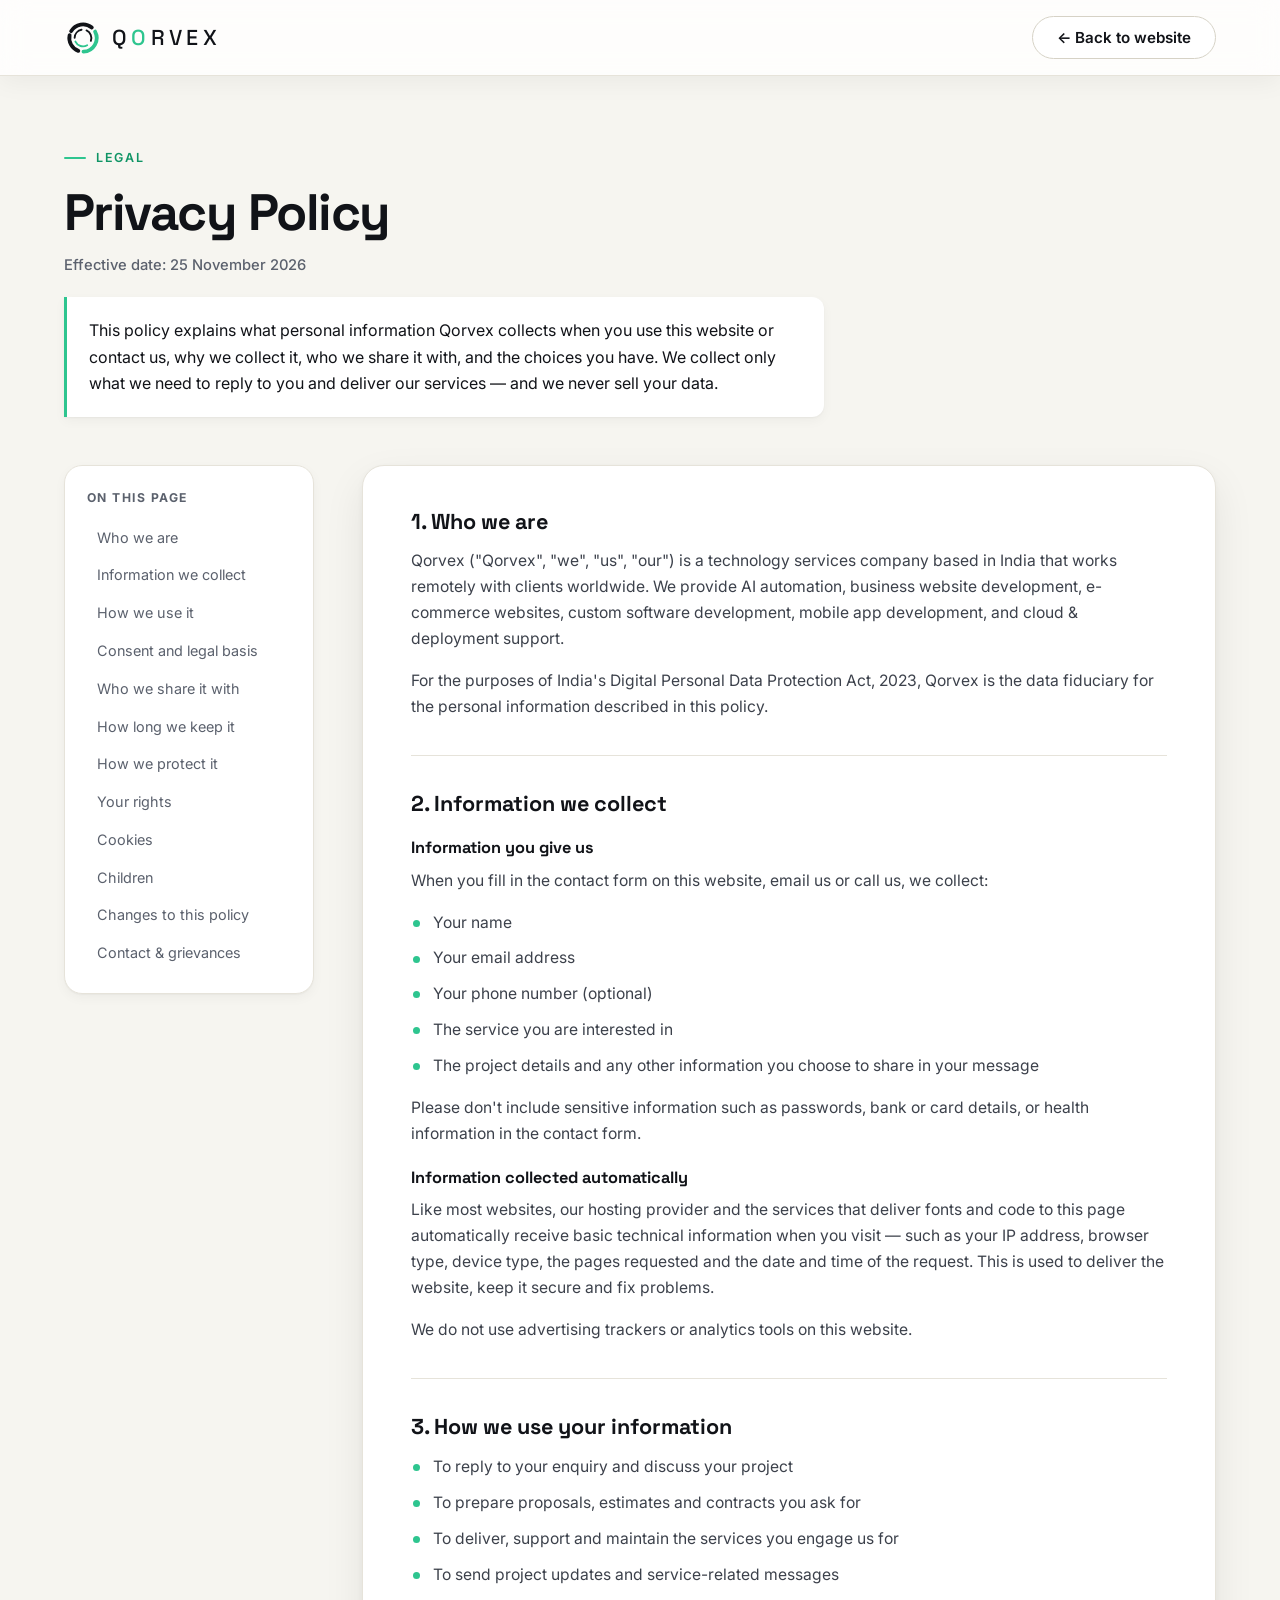
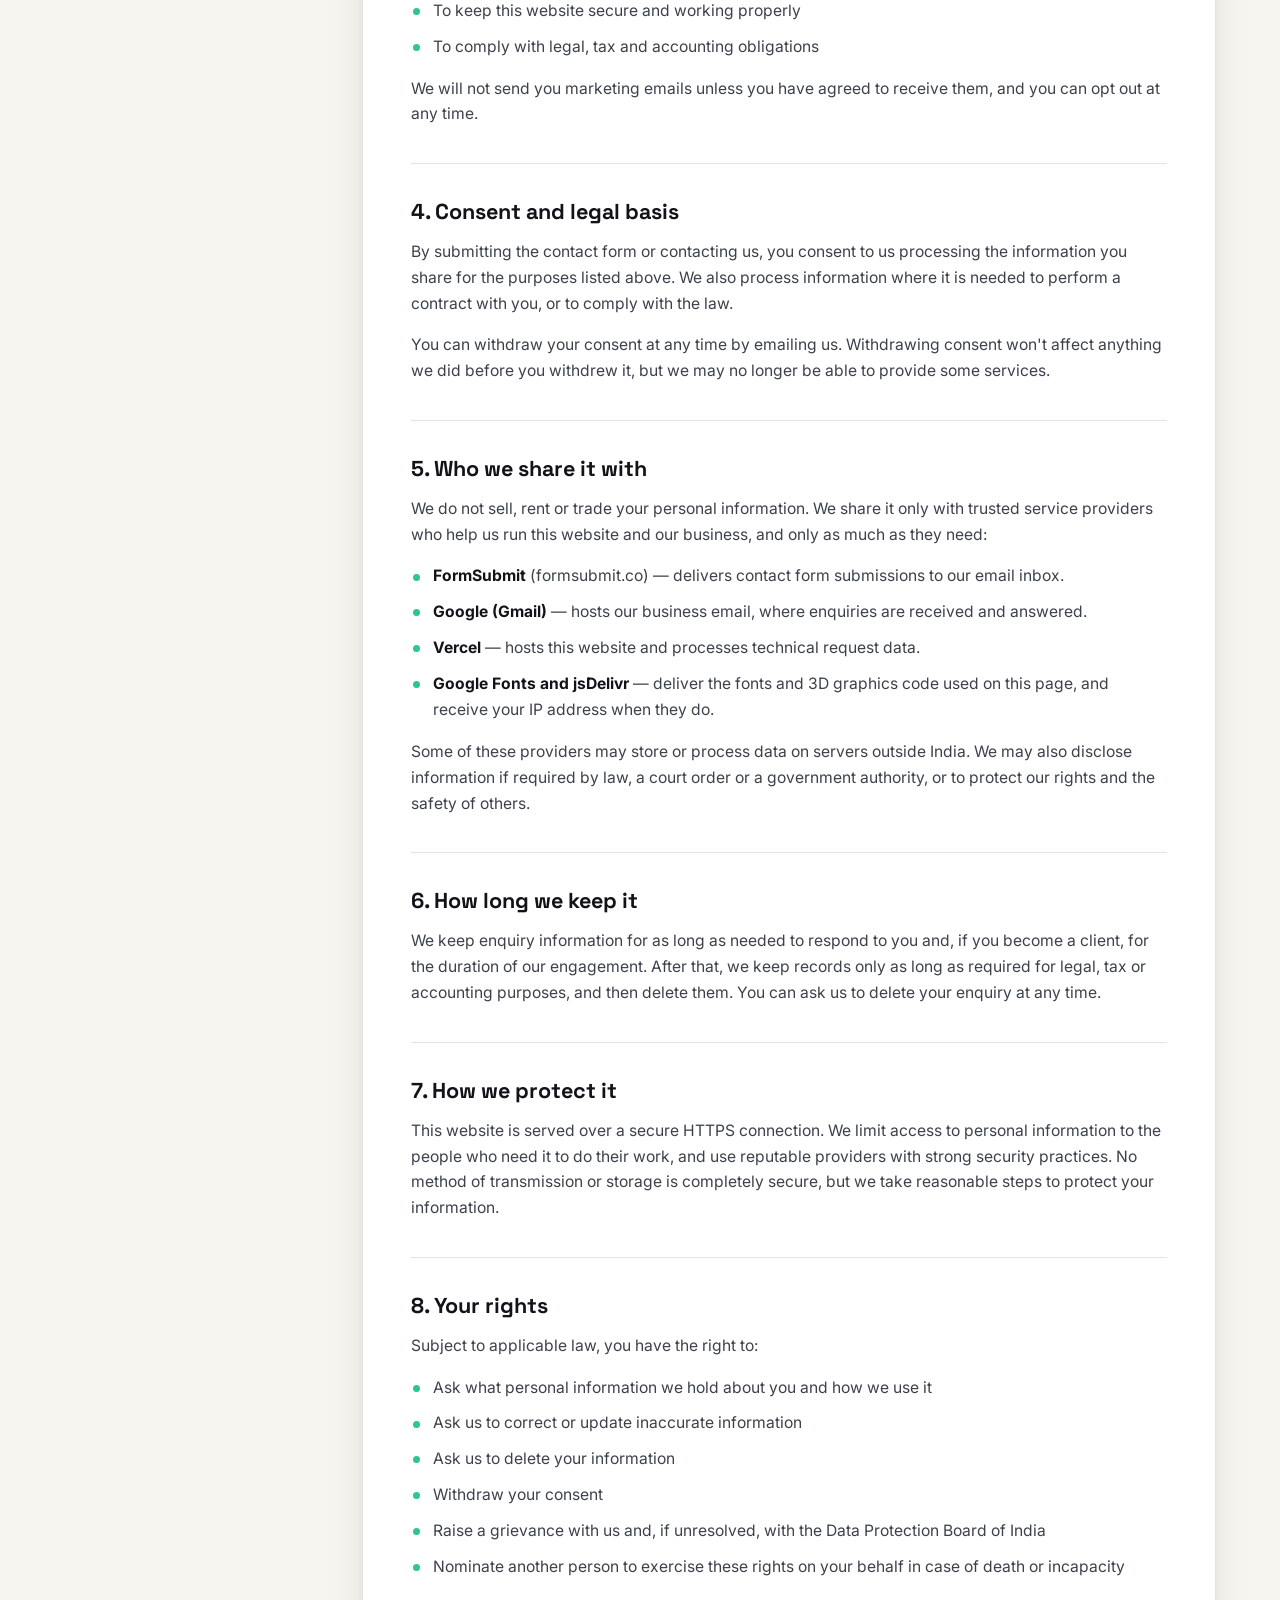
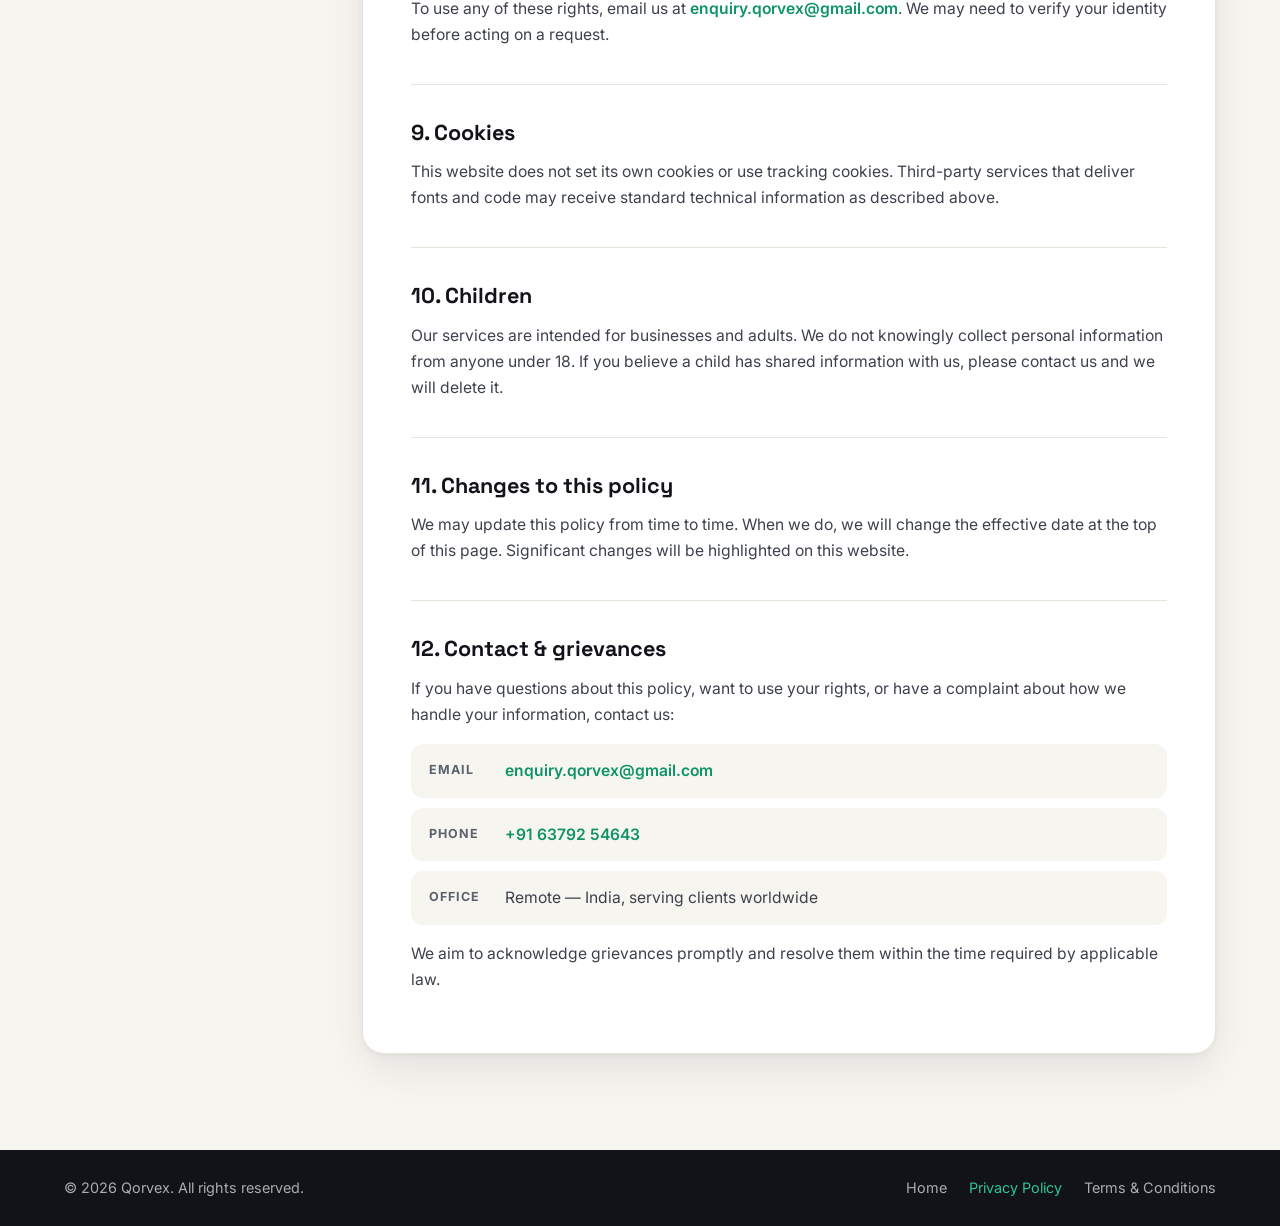
<file: privacy.html>
<!DOCTYPE html>
<html lang="en">
<head>
  <meta charset="UTF-8" />
  <meta name="viewport" content="width=device-width, initial-scale=1.0" />
  <title>Privacy Policy — Qorvex</title>
  <meta name="description" content="How Qorvex collects, uses and protects personal information shared through this website." />
  <link rel="canonical" href="https://qorvex-tau.vercel.app/privacy.html" />
  <meta name="robots" content="index, follow" />
  <meta name="theme-color" content="#f6f5f0" />
  <meta property="og:type" content="website" />
  <meta property="og:site_name" content="Qorvex" />
  <meta property="og:title" content="Privacy Policy — Qorvex" />
  <meta property="og:url" content="https://qorvex-tau.vercel.app/privacy.html" />
  <meta property="og:image" content="https://qorvex-tau.vercel.app/assets/img/og-image.png" />
  <link rel="icon" href="assets/img/favicon.svg" type="image/svg+xml" />
  <link rel="apple-touch-icon" href="assets/img/apple-touch-icon.png" />
  <link rel="preconnect" href="https://fonts.googleapis.com" />
  <link rel="preconnect" href="https://fonts.gstatic.com" crossorigin />
  <link href="https://fonts.googleapis.com/css2?family=Inter:wght@400;500;600;700&family=Space+Grotesk:wght@500;600;700&display=swap" rel="stylesheet" />
  <link rel="stylesheet" href="assets/css/styles.css" />
</head>
<body class="legal-page">
  <header class="header is-scrolled">
    <div class="container header__inner">
      <a href="index.html" class="logo" aria-label="Qorvex home">
        <svg class="logo__mark" viewBox="0 0 100 100" aria-hidden="true">
          <g fill="none" stroke-linecap="round">
            <path d="M18.82 32.00A36 36 0 0 1 73.14 22.42" stroke="currentColor" stroke-width="10" />
            <path d="M37.69 83.83A36 36 0 0 1 14.79 42.52" stroke="currentColor" stroke-width="10" />
            <path d="M81.79 33.10A36 36 0 0 1 51.26 85.98" stroke="var(--brand)" stroke-width="10" />
            <path d="M59.30 30.06A22 22 0 0 1 70.67 57.52" stroke="currentColor" stroke-width="5" />
            <path d="M61.00 69.05A22 22 0 0 1 30.06 59.30" stroke="var(--brand)" stroke-width="5" />
            <path d="M28.01 49.23A22 22 0 0 1 46.18 28.33" stroke="currentColor" stroke-width="5" />
          </g>
        </svg>
        <span class="logo__text">Q<span class="logo__o">O</span>RVEX</span>
      </a>
      <a href="index.html" class="btn btn--outline">← Back to website</a>
    </div>
  </header>

  <main class="legal">
    <div class="container">
      <div class="legal__head">
        <span class="eyebrow">Legal</span>
        <h1>Privacy Policy</h1>
        <p class="legal__meta">Effective date: 25 November 2026</p>
        <p class="legal__summary">This policy explains what personal information Qorvex collects when you use this website or contact us, why we collect it, who we share it with, and the choices you have. We collect only what we need to reply to you and deliver our services — and we never sell your data.</p>
      </div>

      <div class="legal__layout">
        <nav class="legal__toc" aria-label="On this page">
          <p>On this page</p>
          <ol>
            <li><a href="#who">Who we are</a></li>
            <li><a href="#collect">Information we collect</a></li>
            <li><a href="#use">How we use it</a></li>
            <li><a href="#basis">Consent and legal basis</a></li>
            <li><a href="#share">Who we share it with</a></li>
            <li><a href="#retention">How long we keep it</a></li>
            <li><a href="#security">How we protect it</a></li>
            <li><a href="#rights">Your rights</a></li>
            <li><a href="#cookies">Cookies</a></li>
            <li><a href="#children">Children</a></li>
            <li><a href="#changes">Changes to this policy</a></li>
            <li><a href="#contact">Contact &amp; grievances</a></li>
          </ol>
        </nav>

        <article class="legal__body">
          <section id="who">
            <h2>1. Who we are</h2>
            <p>Qorvex ("Qorvex", "we", "us", "our") is a technology services company based in India that works remotely with clients worldwide. We provide AI automation, business website development, e-commerce websites, custom software development, mobile app development, and cloud &amp; deployment support.</p>
            <p>For the purposes of India's Digital Personal Data Protection Act, 2023, Qorvex is the data fiduciary for the personal information described in this policy.</p>
          </section>

          <section id="collect">
            <h2>2. Information we collect</h2>
            <h3>Information you give us</h3>
            <p>When you fill in the contact form on this website, email us or call us, we collect:</p>
            <ul>
              <li>Your name</li>
              <li>Your email address</li>
              <li>Your phone number (optional)</li>
              <li>The service you are interested in</li>
              <li>The project details and any other information you choose to share in your message</li>
            </ul>
            <p>Please don't include sensitive information such as passwords, bank or card details, or health information in the contact form.</p>
            <h3>Information collected automatically</h3>
            <p>Like most websites, our hosting provider and the services that deliver fonts and code to this page automatically receive basic technical information when you visit — such as your IP address, browser type, device type, the pages requested and the date and time of the request. This is used to deliver the website, keep it secure and fix problems.</p>
            <p>We do not use advertising trackers or analytics tools on this website.</p>
          </section>

          <section id="use">
            <h2>3. How we use your information</h2>
            <ul>
              <li>To reply to your enquiry and discuss your project</li>
              <li>To prepare proposals, estimates and contracts you ask for</li>
              <li>To deliver, support and maintain the services you engage us for</li>
              <li>To send project updates and service-related messages</li>
              <li>To keep this website secure and working properly</li>
              <li>To comply with legal, tax and accounting obligations</li>
            </ul>
            <p>We will not send you marketing emails unless you have agreed to receive them, and you can opt out at any time.</p>
          </section>

          <section id="basis">
            <h2>4. Consent and legal basis</h2>
            <p>By submitting the contact form or contacting us, you consent to us processing the information you share for the purposes listed above. We also process information where it is needed to perform a contract with you, or to comply with the law.</p>
            <p>You can withdraw your consent at any time by emailing us. Withdrawing consent won't affect anything we did before you withdrew it, but we may no longer be able to provide some services.</p>
          </section>

          <section id="share">
            <h2>5. Who we share it with</h2>
            <p>We do not sell, rent or trade your personal information. We share it only with trusted service providers who help us run this website and our business, and only as much as they need:</p>
            <ul>
              <li><strong>FormSubmit</strong> (formsubmit.co) — delivers contact form submissions to our email inbox.</li>
              <li><strong>Google (Gmail)</strong> — hosts our business email, where enquiries are received and answered.</li>
              <li><strong>Vercel</strong> — hosts this website and processes technical request data.</li>
              <li><strong>Google Fonts and jsDelivr</strong> — deliver the fonts and 3D graphics code used on this page, and receive your IP address when they do.</li>
            </ul>
            <p>Some of these providers may store or process data on servers outside India. We may also disclose information if required by law, a court order or a government authority, or to protect our rights and the safety of others.</p>
          </section>

          <section id="retention">
            <h2>6. How long we keep it</h2>
            <p>We keep enquiry information for as long as needed to respond to you and, if you become a client, for the duration of our engagement. After that, we keep records only as long as required for legal, tax or accounting purposes, and then delete them. You can ask us to delete your enquiry at any time.</p>
          </section>

          <section id="security">
            <h2>7. How we protect it</h2>
            <p>This website is served over a secure HTTPS connection. We limit access to personal information to the people who need it to do their work, and use reputable providers with strong security practices. No method of transmission or storage is completely secure, but we take reasonable steps to protect your information.</p>
          </section>

          <section id="rights">
            <h2>8. Your rights</h2>
            <p>Subject to applicable law, you have the right to:</p>
            <ul>
              <li>Ask what personal information we hold about you and how we use it</li>
              <li>Ask us to correct or update inaccurate information</li>
              <li>Ask us to delete your information</li>
              <li>Withdraw your consent</li>
              <li>Raise a grievance with us and, if unresolved, with the Data Protection Board of India</li>
              <li>Nominate another person to exercise these rights on your behalf in case of death or incapacity</li>
            </ul>
            <p>To use any of these rights, email us at <a href="mailto:enquiry.qorvex@gmail.com">enquiry.qorvex@gmail.com</a>. We may need to verify your identity before acting on a request.</p>
          </section>

          <section id="cookies">
            <h2>9. Cookies</h2>
            <p>This website does not set its own cookies or use tracking cookies. Third-party services that deliver fonts and code may receive standard technical information as described above.</p>
          </section>

          <section id="children">
            <h2>10. Children</h2>
            <p>Our services are intended for businesses and adults. We do not knowingly collect personal information from anyone under 18. If you believe a child has shared information with us, please contact us and we will delete it.</p>
          </section>

          <section id="changes">
            <h2>11. Changes to this policy</h2>
            <p>We may update this policy from time to time. When we do, we will change the effective date at the top of this page. Significant changes will be highlighted on this website.</p>
          </section>

          <section id="contact">
            <h2>12. Contact &amp; grievances</h2>
            <p>If you have questions about this policy, want to use your rights, or have a complaint about how we handle your information, contact us:</p>
            <ul class="legal__contact">
              <li><span>Email</span><a href="mailto:enquiry.qorvex@gmail.com">enquiry.qorvex@gmail.com</a></li>
              <li><span>Phone</span><a href="tel:+916379254643">+91 63792 54643</a></li>
              <li><span>Office</span>Remote — India, serving clients worldwide</li>
            </ul>
            <p>We aim to acknowledge grievances promptly and resolve them within the time required by applicable law.</p>
          </section>
        </article>
      </div>
    </div>
  </main>

  <footer class="legal-footer">
    <div class="container legal-footer__inner">
      <p>&copy; 2026 Qorvex. All rights reserved.</p>
      <nav aria-label="Legal">
        <a href="index.html">Home</a>
        <a href="privacy.html" aria-current="page">Privacy Policy</a>
        <a href="terms.html">Terms &amp; Conditions</a>
      </nav>
    </div>
  </footer>
</body>
</html>
</file>
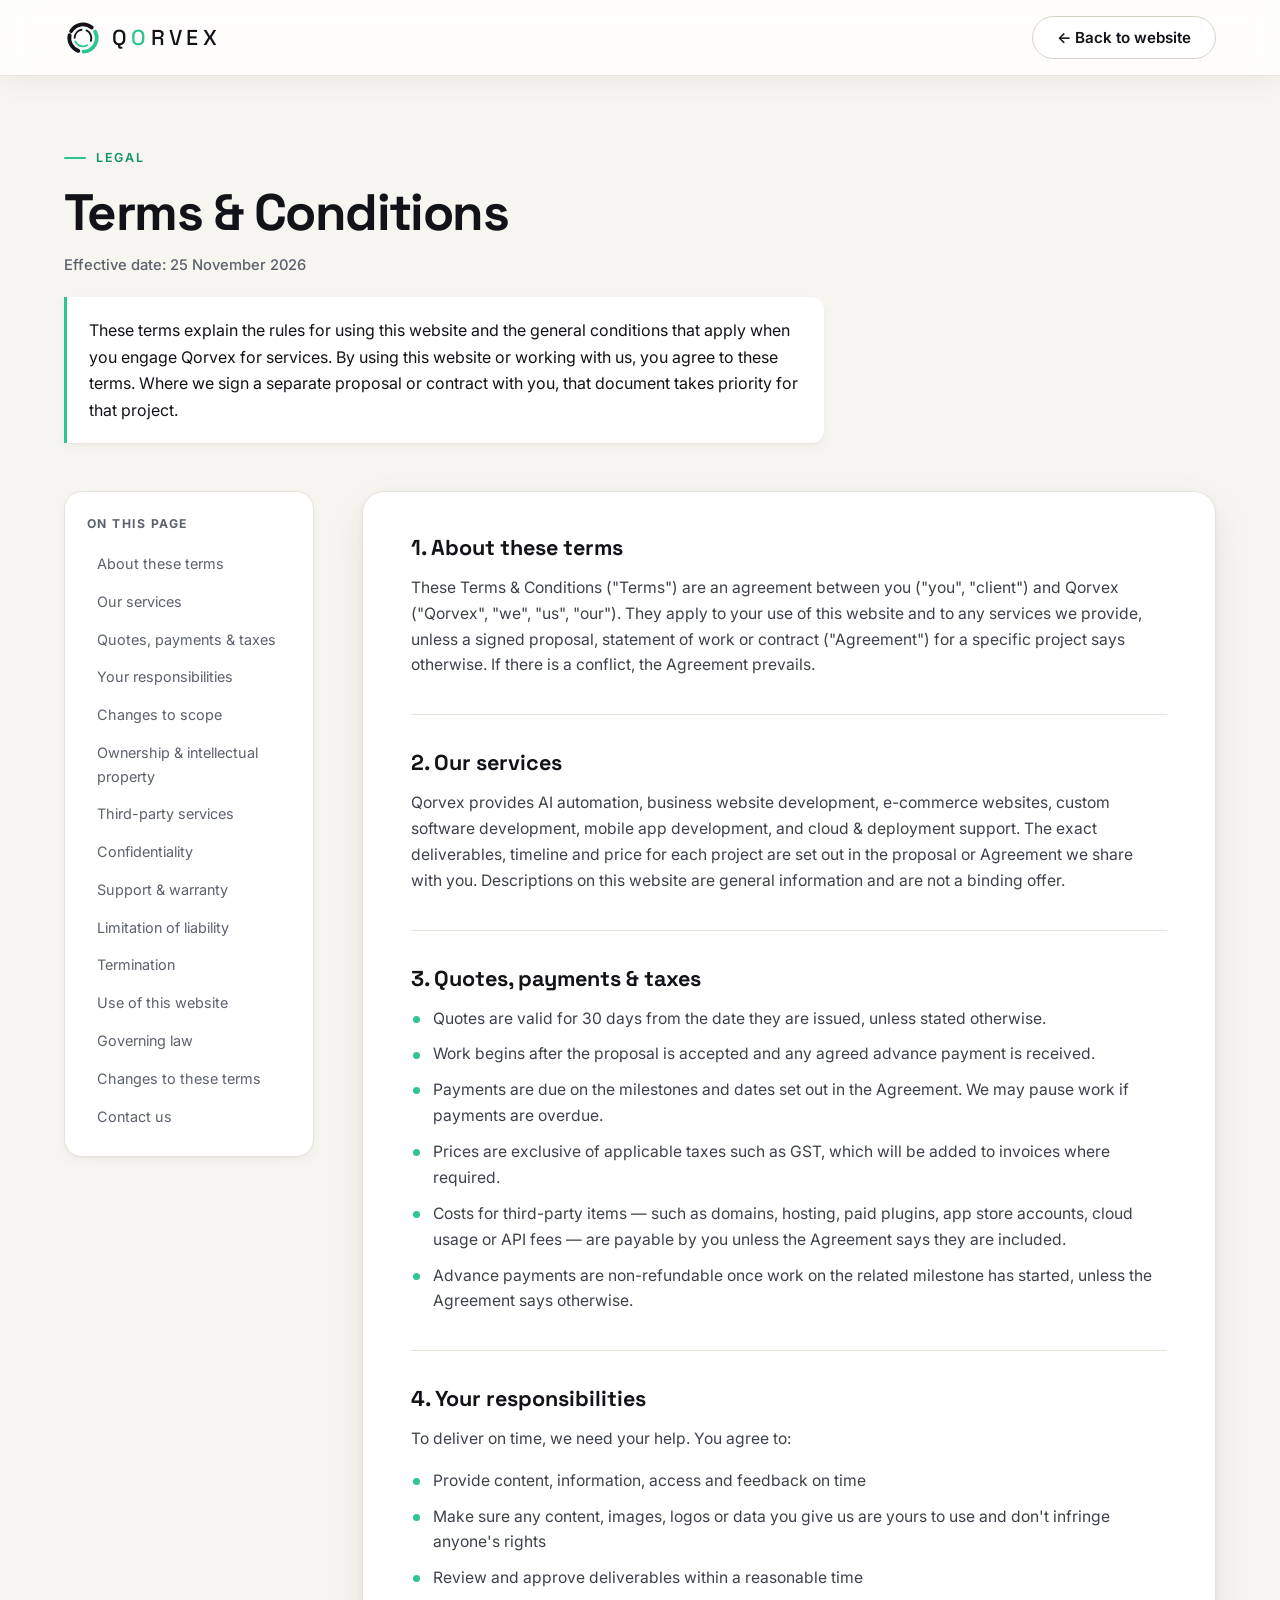
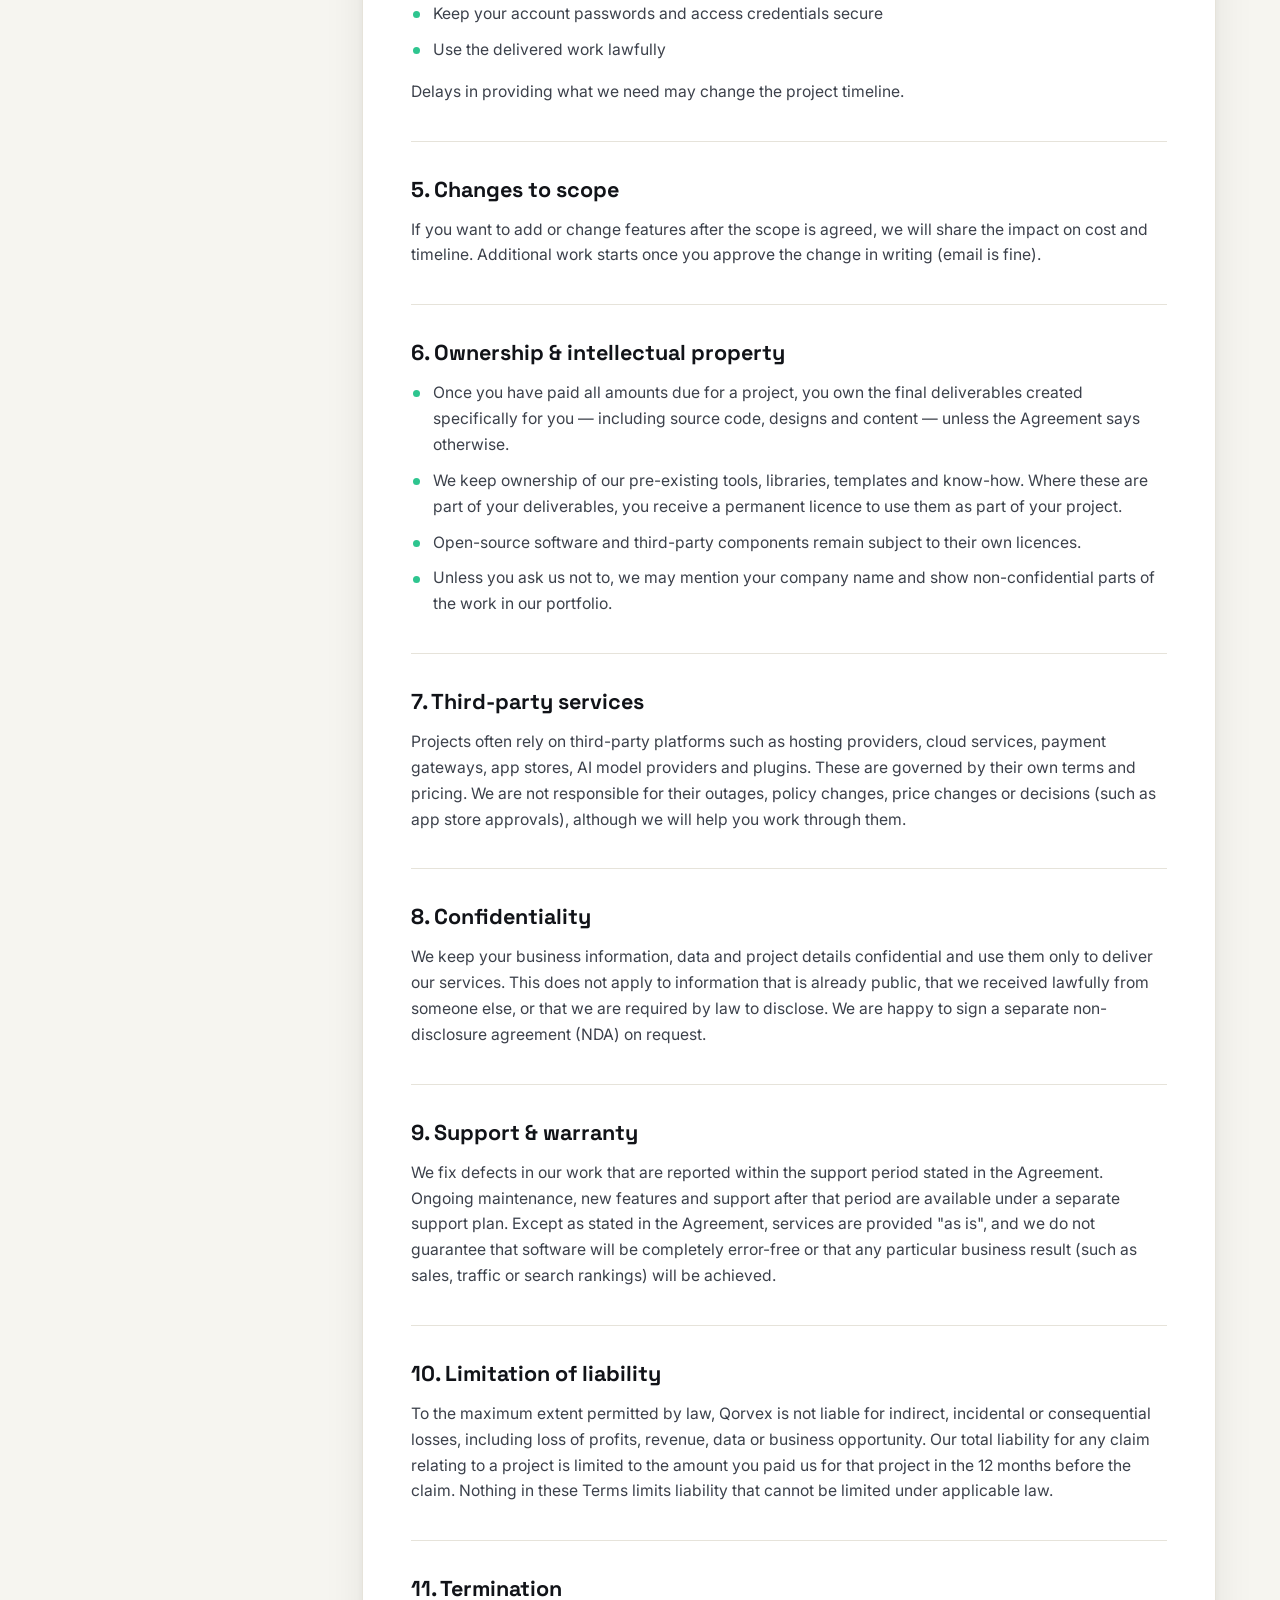
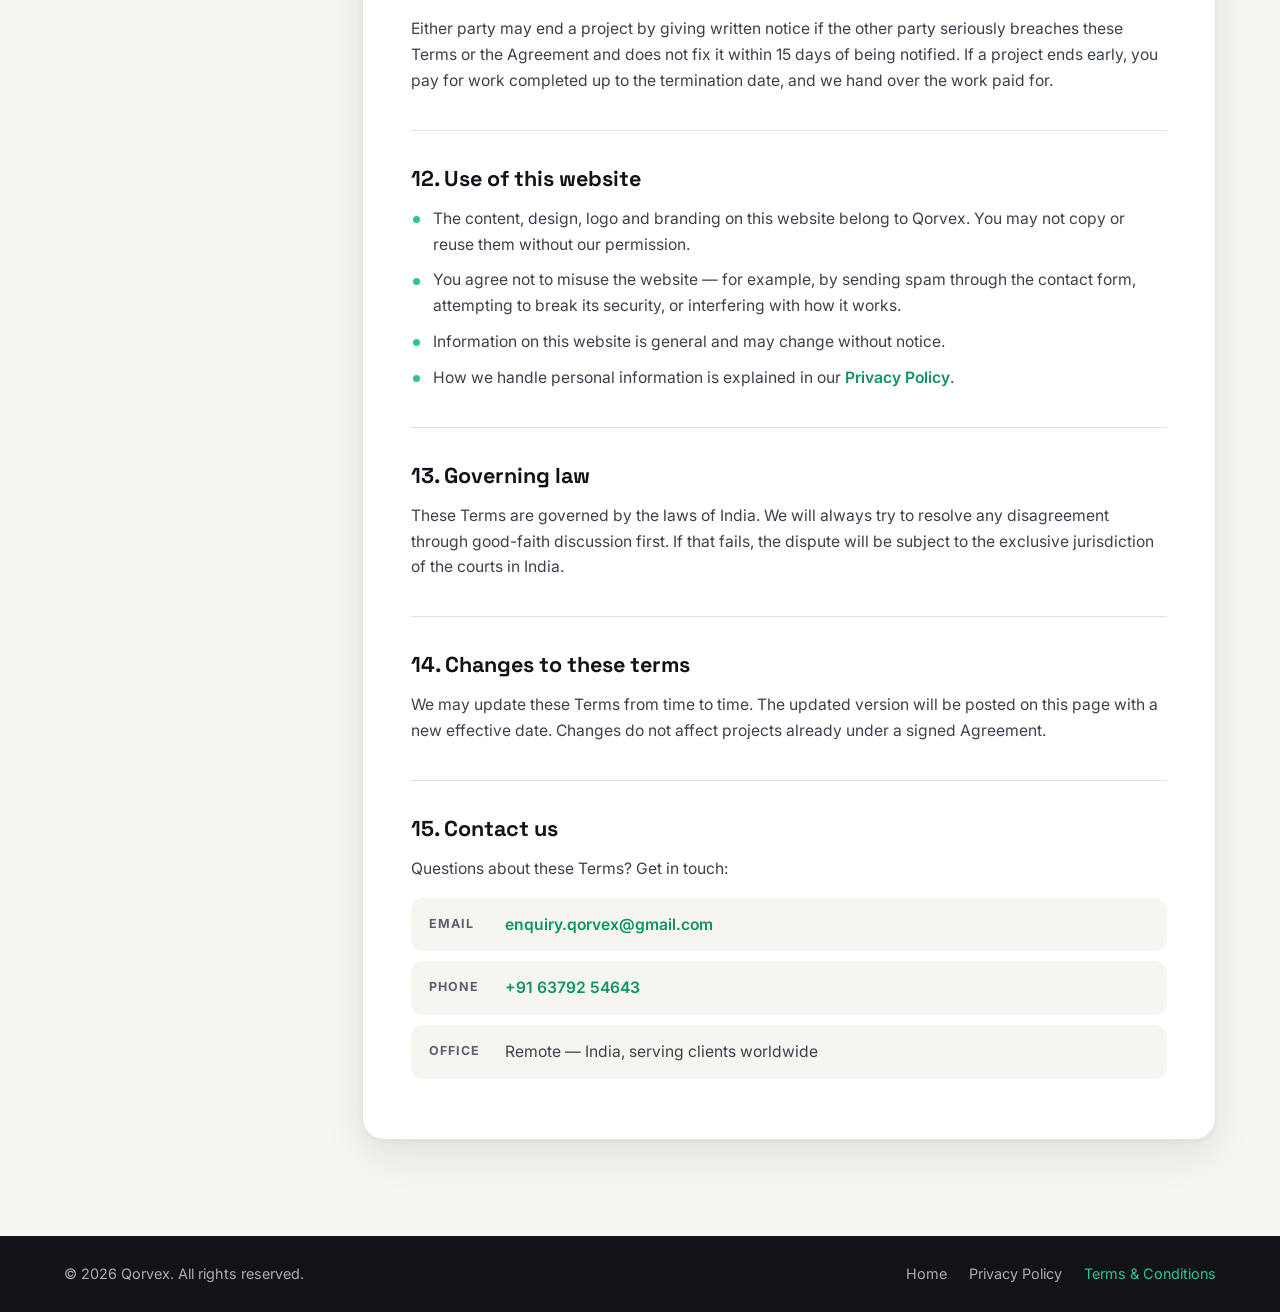
<file: terms.html>
<!DOCTYPE html>
<html lang="en">
<head>
  <meta charset="UTF-8" />
  <meta name="viewport" content="width=device-width, initial-scale=1.0" />
  <title>Terms &amp; Conditions — Qorvex</title>
  <meta name="description" content="The terms and conditions that apply to using the Qorvex website and engaging Qorvex for services." />
  <link rel="canonical" href="https://qorvex-tau.vercel.app/terms.html" />
  <meta name="robots" content="index, follow" />
  <meta name="theme-color" content="#f6f5f0" />
  <meta property="og:type" content="website" />
  <meta property="og:site_name" content="Qorvex" />
  <meta property="og:title" content="Terms &amp; Conditions — Qorvex" />
  <meta property="og:url" content="https://qorvex-tau.vercel.app/terms.html" />
  <meta property="og:image" content="https://qorvex-tau.vercel.app/assets/img/og-image.png" />
  <link rel="icon" href="assets/img/favicon.svg" type="image/svg+xml" />
  <link rel="apple-touch-icon" href="assets/img/apple-touch-icon.png" />
  <link rel="preconnect" href="https://fonts.googleapis.com" />
  <link rel="preconnect" href="https://fonts.gstatic.com" crossorigin />
  <link href="https://fonts.googleapis.com/css2?family=Inter:wght@400;500;600;700&family=Space+Grotesk:wght@500;600;700&display=swap" rel="stylesheet" />
  <link rel="stylesheet" href="assets/css/styles.css" />
</head>
<body class="legal-page">
  <header class="header is-scrolled">
    <div class="container header__inner">
      <a href="index.html" class="logo" aria-label="Qorvex home">
        <svg class="logo__mark" viewBox="0 0 100 100" aria-hidden="true">
          <g fill="none" stroke-linecap="round">
            <path d="M18.82 32.00A36 36 0 0 1 73.14 22.42" stroke="currentColor" stroke-width="10" />
            <path d="M37.69 83.83A36 36 0 0 1 14.79 42.52" stroke="currentColor" stroke-width="10" />
            <path d="M81.79 33.10A36 36 0 0 1 51.26 85.98" stroke="var(--brand)" stroke-width="10" />
            <path d="M59.30 30.06A22 22 0 0 1 70.67 57.52" stroke="currentColor" stroke-width="5" />
            <path d="M61.00 69.05A22 22 0 0 1 30.06 59.30" stroke="var(--brand)" stroke-width="5" />
            <path d="M28.01 49.23A22 22 0 0 1 46.18 28.33" stroke="currentColor" stroke-width="5" />
          </g>
        </svg>
        <span class="logo__text">Q<span class="logo__o">O</span>RVEX</span>
      </a>
      <a href="index.html" class="btn btn--outline">← Back to website</a>
    </div>
  </header>

  <main class="legal">
    <div class="container">
      <div class="legal__head">
        <span class="eyebrow">Legal</span>
        <h1>Terms &amp; Conditions</h1>
        <p class="legal__meta">Effective date: 25 November 2026</p>
        <p class="legal__summary">These terms explain the rules for using this website and the general conditions that apply when you engage Qorvex for services. By using this website or working with us, you agree to these terms. Where we sign a separate proposal or contract with you, that document takes priority for that project.</p>
      </div>

      <div class="legal__layout">
        <nav class="legal__toc" aria-label="On this page">
          <p>On this page</p>
          <ol>
            <li><a href="#about">About these terms</a></li>
            <li><a href="#services">Our services</a></li>
            <li><a href="#quotes">Quotes, payments &amp; taxes</a></li>
            <li><a href="#client">Your responsibilities</a></li>
            <li><a href="#changes-scope">Changes to scope</a></li>
            <li><a href="#ip">Ownership &amp; intellectual property</a></li>
            <li><a href="#third-party">Third-party services</a></li>
            <li><a href="#confidentiality">Confidentiality</a></li>
            <li><a href="#warranty">Support &amp; warranty</a></li>
            <li><a href="#liability">Limitation of liability</a></li>
            <li><a href="#termination">Termination</a></li>
            <li><a href="#website">Use of this website</a></li>
            <li><a href="#law">Governing law</a></li>
            <li><a href="#updates">Changes to these terms</a></li>
            <li><a href="#contact">Contact us</a></li>
          </ol>
        </nav>

        <article class="legal__body">
          <section id="about">
            <h2>1. About these terms</h2>
            <p>These Terms &amp; Conditions ("Terms") are an agreement between you ("you", "client") and Qorvex ("Qorvex", "we", "us", "our"). They apply to your use of this website and to any services we provide, unless a signed proposal, statement of work or contract ("Agreement") for a specific project says otherwise. If there is a conflict, the Agreement prevails.</p>
          </section>

          <section id="services">
            <h2>2. Our services</h2>
            <p>Qorvex provides AI automation, business website development, e-commerce websites, custom software development, mobile app development, and cloud &amp; deployment support. The exact deliverables, timeline and price for each project are set out in the proposal or Agreement we share with you. Descriptions on this website are general information and are not a binding offer.</p>
          </section>

          <section id="quotes">
            <h2>3. Quotes, payments &amp; taxes</h2>
            <ul>
              <li>Quotes are valid for 30 days from the date they are issued, unless stated otherwise.</li>
              <li>Work begins after the proposal is accepted and any agreed advance payment is received.</li>
              <li>Payments are due on the milestones and dates set out in the Agreement. We may pause work if payments are overdue.</li>
              <li>Prices are exclusive of applicable taxes such as GST, which will be added to invoices where required.</li>
              <li>Costs for third-party items — such as domains, hosting, paid plugins, app store accounts, cloud usage or API fees — are payable by you unless the Agreement says they are included.</li>
              <li>Advance payments are non-refundable once work on the related milestone has started, unless the Agreement says otherwise.</li>
            </ul>
          </section>

          <section id="client">
            <h2>4. Your responsibilities</h2>
            <p>To deliver on time, we need your help. You agree to:</p>
            <ul>
              <li>Provide content, information, access and feedback on time</li>
              <li>Make sure any content, images, logos or data you give us are yours to use and don't infringe anyone's rights</li>
              <li>Review and approve deliverables within a reasonable time</li>
              <li>Keep your account passwords and access credentials secure</li>
              <li>Use the delivered work lawfully</li>
            </ul>
            <p>Delays in providing what we need may change the project timeline.</p>
          </section>

          <section id="changes-scope">
            <h2>5. Changes to scope</h2>
            <p>If you want to add or change features after the scope is agreed, we will share the impact on cost and timeline. Additional work starts once you approve the change in writing (email is fine).</p>
          </section>

          <section id="ip">
            <h2>6. Ownership &amp; intellectual property</h2>
            <ul>
              <li>Once you have paid all amounts due for a project, you own the final deliverables created specifically for you — including source code, designs and content — unless the Agreement says otherwise.</li>
              <li>We keep ownership of our pre-existing tools, libraries, templates and know-how. Where these are part of your deliverables, you receive a permanent licence to use them as part of your project.</li>
              <li>Open-source software and third-party components remain subject to their own licences.</li>
              <li>Unless you ask us not to, we may mention your company name and show non-confidential parts of the work in our portfolio.</li>
            </ul>
          </section>

          <section id="third-party">
            <h2>7. Third-party services</h2>
            <p>Projects often rely on third-party platforms such as hosting providers, cloud services, payment gateways, app stores, AI model providers and plugins. These are governed by their own terms and pricing. We are not responsible for their outages, policy changes, price changes or decisions (such as app store approvals), although we will help you work through them.</p>
          </section>

          <section id="confidentiality">
            <h2>8. Confidentiality</h2>
            <p>We keep your business information, data and project details confidential and use them only to deliver our services. This does not apply to information that is already public, that we received lawfully from someone else, or that we are required by law to disclose. We are happy to sign a separate non-disclosure agreement (NDA) on request.</p>
          </section>

          <section id="warranty">
            <h2>9. Support &amp; warranty</h2>
            <p>We fix defects in our work that are reported within the support period stated in the Agreement. Ongoing maintenance, new features and support after that period are available under a separate support plan. Except as stated in the Agreement, services are provided "as is", and we do not guarantee that software will be completely error-free or that any particular business result (such as sales, traffic or search rankings) will be achieved.</p>
          </section>

          <section id="liability">
            <h2>10. Limitation of liability</h2>
            <p>To the maximum extent permitted by law, Qorvex is not liable for indirect, incidental or consequential losses, including loss of profits, revenue, data or business opportunity. Our total liability for any claim relating to a project is limited to the amount you paid us for that project in the 12 months before the claim. Nothing in these Terms limits liability that cannot be limited under applicable law.</p>
          </section>

          <section id="termination">
            <h2>11. Termination</h2>
            <p>Either party may end a project by giving written notice if the other party seriously breaches these Terms or the Agreement and does not fix it within 15 days of being notified. If a project ends early, you pay for work completed up to the termination date, and we hand over the work paid for.</p>
          </section>

          <section id="website">
            <h2>12. Use of this website</h2>
            <ul>
              <li>The content, design, logo and branding on this website belong to Qorvex. You may not copy or reuse them without our permission.</li>
              <li>You agree not to misuse the website — for example, by sending spam through the contact form, attempting to break its security, or interfering with how it works.</li>
              <li>Information on this website is general and may change without notice.</li>
              <li>How we handle personal information is explained in our <a href="privacy.html">Privacy Policy</a>.</li>
            </ul>
          </section>

          <section id="law">
            <h2>13. Governing law</h2>
            <p>These Terms are governed by the laws of India. We will always try to resolve any disagreement through good-faith discussion first. If that fails, the dispute will be subject to the exclusive jurisdiction of the courts in India.</p>
          </section>

          <section id="updates">
            <h2>14. Changes to these terms</h2>
            <p>We may update these Terms from time to time. The updated version will be posted on this page with a new effective date. Changes do not affect projects already under a signed Agreement.</p>
          </section>

          <section id="contact">
            <h2>15. Contact us</h2>
            <p>Questions about these Terms? Get in touch:</p>
            <ul class="legal__contact">
              <li><span>Email</span><a href="mailto:enquiry.qorvex@gmail.com">enquiry.qorvex@gmail.com</a></li>
              <li><span>Phone</span><a href="tel:+916379254643">+91 63792 54643</a></li>
              <li><span>Office</span>Remote — India, serving clients worldwide</li>
            </ul>
          </section>
        </article>
      </div>
    </div>
  </main>

  <footer class="legal-footer">
    <div class="container legal-footer__inner">
      <p>&copy; 2026 Qorvex. All rights reserved.</p>
      <nav aria-label="Legal">
        <a href="index.html">Home</a>
        <a href="privacy.html">Privacy Policy</a>
        <a href="terms.html" aria-current="page">Terms &amp; Conditions</a>
      </nav>
    </div>
  </footer>
</body>
</html>
</file>
<file: assets/css/styles.css>
/* ==========================================================================
   Qorvex — main stylesheet (light theme, brand colours from the logo)
   ========================================================================== */

:root {
  --bg: #f6f5f0;            /* warm cream — logo background */
  --bg-alt: #ffffff;
  --surface: #ffffff;
  --surface-2: #f1efe8;
  --ink: #111318;           /* logo rings */
  --ink-2: #1c1f26;
  --text: #111318;
  --muted: #5b616d;
  --border: #e6e3da;
  --border-strong: #d6d2c6;
  --brand: #2ec58f;         /* logo green */
  --brand-dark: #0f9465;    /* green for text on light backgrounds */
  --brand-soft: #e5f6ee;
  --gradient: linear-gradient(135deg, #2ec58f, #13a874);
  --radius: 18px;
  --radius-sm: 12px;
  --shadow-sm: 0 1px 2px rgba(17, 19, 24, .04), 0 4px 12px rgba(17, 19, 24, .04);
  --shadow: 0 2px 6px rgba(17, 19, 24, .04), 0 16px 40px rgba(17, 19, 24, .08);
  --shadow-lg: 0 4px 10px rgba(17, 19, 24, .05), 0 30px 60px rgba(17, 19, 24, .12);
  --header-h: 76px;
  --font-body: "Inter", system-ui, -apple-system, "Segoe UI", Roboto, sans-serif;
  --font-head: "Space Grotesk", var(--font-body);
}

*, *::before, *::after { box-sizing: border-box; }

html { scroll-behavior: smooth; scroll-padding-top: var(--header-h); }

body {
  margin: 0;
  background: var(--bg);
  color: var(--text);
  font-family: var(--font-body);
  font-size: 16px;
  line-height: 1.65;
  -webkit-font-smoothing: antialiased;
  overflow-x: hidden;
}

::selection { background: var(--brand); color: var(--ink); }

img, svg { display: block; max-width: 100%; }
a { color: inherit; text-decoration: none; }
h1, h2, h3, h4 { font-family: var(--font-head); line-height: 1.15; margin: 0 0 .6em; color: var(--ink); }
p { margin: 0 0 1em; }
ul, ol { margin: 0; padding: 0; list-style: none; }

.container { width: 100%; max-width: 1200px; margin: 0 auto; padding: 0 24px; }

.accent-text {
  color: var(--brand-dark);
  background: linear-gradient(transparent 68%, rgba(46, 197, 143, .22) 68%, rgba(46, 197, 143, .22) 92%, transparent 92%);
}

.eyebrow {
  display: inline-flex;
  align-items: center;
  gap: 10px;
  font-size: .78rem;
  font-weight: 600;
  letter-spacing: .14em;
  text-transform: uppercase;
  color: var(--brand-dark);
  margin-bottom: 16px;
}
.eyebrow::before { content: ""; width: 22px; height: 2px; border-radius: 2px; background: var(--brand); }
.section__head .eyebrow::after { content: ""; width: 22px; height: 2px; border-radius: 2px; background: var(--brand); }

.pill {
  display: inline-flex;
  align-items: center;
  gap: 10px;
  padding: 7px 16px 7px 12px;
  margin-bottom: 22px;
  border-radius: 999px;
  background: var(--surface);
  border: 1px solid var(--border);
  box-shadow: var(--shadow-sm);
  font-size: .86rem;
  font-weight: 500;
  color: var(--muted);
}
.pill__dot {
  width: 8px; height: 8px; border-radius: 50%;
  background: var(--brand);
  box-shadow: 0 0 0 4px rgba(46, 197, 143, .2);
  animation: pulse 2.4s ease-in-out infinite;
}
@keyframes pulse { 50% { box-shadow: 0 0 0 7px rgba(46, 197, 143, 0); } }

.link { color: var(--brand-dark); font-weight: 600; border-bottom: 1px solid currentColor; }

.checklist { display: grid; gap: 12px; margin: 8px 0 28px; }
.checklist li { position: relative; padding-left: 32px; color: var(--text); font-size: .97rem; }
.checklist li::before {
  content: "";
  position: absolute; left: 0; top: .15em;
  width: 20px; height: 20px; border-radius: 50%;
  background: var(--brand-soft) url("data:image/svg+xml,%3Csvg xmlns='http://www.w3.org/2000/svg' viewBox='0 0 24 24' fill='none' stroke='%230f9465' stroke-width='3' stroke-linecap='round' stroke-linejoin='round'%3E%3Cpath d='m6 12 4 4 8-8'/%3E%3C/svg%3E") center / 12px no-repeat;
}

/* Buttons ---------------------------------------------------------------- */
.btn {
  display: inline-flex;
  align-items: center;
  justify-content: center;
  gap: 10px;
  padding: 13px 24px;
  border-radius: 999px;
  border: 1px solid transparent;
  font: 600 .95rem/1 var(--font-body);
  cursor: pointer;
  white-space: nowrap;
  transition: transform .2s ease, translate .3s cubic-bezier(.2,.8,.2,1), box-shadow .2s ease, background .2s ease, border-color .2s ease, color .2s ease;
}
.btn:hover { transform: translateY(-2px); }
.btn--lg { padding: 17px 30px; font-size: 1rem; }
.btn--block { width: 100%; }
.btn__arrow { display: inline-block; transition: transform .2s ease; }
.btn:hover .btn__arrow { transform: translateX(4px); }

.btn--primary { background: var(--ink); color: #fff; box-shadow: 0 10px 24px rgba(17, 19, 24, .18); }
.btn--primary:hover { background: #000; box-shadow: 0 14px 30px rgba(17, 19, 24, .24); }
.btn--primary .btn__arrow { color: var(--brand); }
.btn--brand { background: var(--brand); color: var(--ink); box-shadow: 0 10px 24px rgba(46, 197, 143, .3); }
.btn--brand:hover { background: #3fd39d; }
.btn--outline { background: var(--surface); border-color: var(--border-strong); color: var(--ink); }
.btn--outline:hover { border-color: var(--ink); }
.btn--ghost-light { border-color: rgba(255, 255, 255, .25); color: #fff; }
.btn--ghost-light:hover { border-color: #fff; }

/* Header ----------------------------------------------------------------- */
.header {
  position: fixed;
  inset: 0 0 auto 0;
  height: var(--header-h);
  z-index: 100;
  transition: background .3s ease, border-color .3s ease, box-shadow .3s ease;
  border-bottom: 1px solid transparent;
}
.header.is-scrolled {
  background: rgba(255, 255, 255, .82);
  backdrop-filter: blur(14px) saturate(1.4);
  -webkit-backdrop-filter: blur(14px) saturate(1.4);
  border-color: var(--border);
  box-shadow: 0 6px 24px rgba(17, 19, 24, .05);
}
.header__inner { height: 100%; display: flex; align-items: center; justify-content: space-between; }

.logo { display: inline-flex; align-items: center; gap: 10px; }
.logo__mark { width: 38px; height: 38px; color: var(--ink); }
.logo__text { font-family: var(--font-head); font-weight: 500; font-size: 1.35rem; letter-spacing: .2em; color: var(--ink); }
.logo__o { color: var(--brand); }

.nav { display: flex; align-items: center; gap: 32px; }
.nav__list { display: flex; gap: 6px; }
.nav__link {
  display: block;
  padding: 8px 14px;
  border-radius: 999px;
  color: var(--muted);
  font-weight: 500;
  font-size: .94rem;
  transition: color .2s, background .2s;
}
.nav__link:hover { color: var(--ink); background: rgba(17, 19, 24, .05); }
.nav__link.is-active { color: var(--ink); background: var(--brand-soft); }

.nav-toggle {
  display: none;
  width: 44px; height: 44px;
  background: var(--surface); border: 1px solid var(--border); border-radius: 12px; cursor: pointer;
  flex-direction: column; justify-content: center; align-items: center; gap: 5px;
}
.nav-toggle span { width: 20px; height: 2px; background: var(--ink); border-radius: 2px; transition: transform .3s, opacity .3s; }
.nav-toggle[aria-expanded="true"] span:nth-child(1) { transform: translateY(7px) rotate(45deg); }
.nav-toggle[aria-expanded="true"] span:nth-child(2) { opacity: 0; }
.nav-toggle[aria-expanded="true"] span:nth-child(3) { transform: translateY(-7px) rotate(-45deg); }

/* Hero ------------------------------------------------------------------- */
.hero {
  position: relative;
  padding: calc(var(--header-h) + 72px) 0 96px;
  overflow: hidden;
}
.hero__pattern {
  position: absolute; inset: 0;
  background-image: radial-gradient(rgba(17, 19, 24, .13) 1px, transparent 1.2px);
  background-size: 26px 26px;
  -webkit-mask-image: radial-gradient(ellipse 70% 60% at 70% 40%, #000 20%, transparent 75%);
  mask-image: radial-gradient(ellipse 70% 60% at 70% 40%, #000 20%, transparent 75%);
  pointer-events: none;
}
.hero__glow {
  position: absolute;
  right: -180px; top: -120px;
  width: 760px; height: 760px;
  background: radial-gradient(circle, rgba(46, 197, 143, .22), transparent 62%);
  pointer-events: none;
}
.hero__inner { position: relative; display: grid; grid-template-columns: 1.05fr 1fr; gap: 56px; align-items: center; }
.hero__title { font-size: clamp(2.5rem, 5.2vw, 4.1rem); font-weight: 700; letter-spacing: -.03em; line-height: 1.06; }
.hero__lead { font-size: 1.15rem; color: var(--muted); max-width: 560px; }
.hero__actions { display: flex; flex-wrap: wrap; gap: 14px; margin: 34px 0 30px; }
.hero__points { display: flex; flex-wrap: wrap; gap: 10px 26px; color: var(--muted); font-size: .92rem; font-weight: 500; }
.hero__points li { display: inline-flex; align-items: center; gap: 8px; }
.hero__points li::before {
  content: ""; width: 18px; height: 18px; border-radius: 50%;
  background: var(--brand-soft) url("data:image/svg+xml,%3Csvg xmlns='http://www.w3.org/2000/svg' viewBox='0 0 24 24' fill='none' stroke='%230f9465' stroke-width='3' stroke-linecap='round' stroke-linejoin='round'%3E%3Cpath d='m6 12 4 4 8-8'/%3E%3C/svg%3E") center / 11px no-repeat;
}

.hero__visual { position: relative; height: 540px; }
.hero__canvas { position: absolute; inset: 0; width: 100%; height: 100%; display: block; }

.float-card {
  position: absolute;
  display: flex; align-items: center; gap: 12px;
  padding: 12px 18px 12px 12px;
  background: rgba(255, 255, 255, .92);
  backdrop-filter: blur(10px);
  -webkit-backdrop-filter: blur(10px);
  border: 1px solid var(--border);
  border-radius: 16px;
  box-shadow: var(--shadow-lg);
  animation: float 6s ease-in-out infinite;
}
.float-card__icon {
  width: 40px; height: 40px; flex-shrink: 0;
  display: grid; place-items: center;
  border-radius: 12px;
  background: var(--brand-soft);
}
.float-card__icon svg { width: 20px; height: 20px; fill: none; stroke: var(--brand-dark); stroke-width: 1.9; stroke-linecap: round; stroke-linejoin: round; }
.float-card strong { display: block; font-family: var(--font-head); font-size: 1rem; color: var(--ink); line-height: 1.2; }
.float-card small { display: block; font-size: .78rem; color: var(--muted); }
.float-card--a { left: 0; bottom: 70px; }
.float-card--b { right: 0; top: 40px; animation-delay: -3s; }
.float-card--c { right: 16px; bottom: 30px; animation-delay: -1.5s; }

@keyframes float {
  0%, 100% { transform: translateY(0); }
  50% { transform: translateY(-6px); }
}

/* Services strip --------------------------------------------------------- */
.marquee {
  position: relative;
  z-index: 1;
  overflow: hidden;
  background: var(--ink);
  padding: 20px 0;
  -webkit-mask-image: linear-gradient(90deg, transparent, #000 8%, #000 92%, transparent);
  mask-image: linear-gradient(90deg, transparent, #000 8%, #000 92%, transparent);
}
.marquee__track { display: flex; width: max-content; animation: marquee 36s linear infinite; }
.marquee__track span {
  display: inline-flex; align-items: center;
  font: 500 1.15rem/1 var(--font-head);
  color: #fff;
  white-space: nowrap;
  padding: 0 28px;
}
.marquee__track span::after {
  content: ""; width: 9px; height: 9px; margin-left: 56px;
  border-radius: 50%; background: var(--brand);
}
@keyframes marquee { to { transform: translateX(-50%); } }

/* Sections --------------------------------------------------------------- */
.section { padding: 110px 0; position: relative; }
.section--alt { background: rgba(255, 255, 255, .78); border-block: 1px solid var(--border); }
.section__head { text-align: center; max-width: 740px; margin: 0 auto 60px; }
.section__title { font-size: clamp(2rem, 3.6vw, 2.85rem); letter-spacing: -.025em; }
.section__lead { color: var(--muted); font-size: 1.08rem; }

/* Services */
.services { display: grid; grid-template-columns: repeat(3, 1fr); gap: 24px; }
.service-card {
  position: relative;
  display: flex; flex-direction: column;
  padding: 32px 30px 28px;
  background: var(--surface);
  border: 1px solid var(--border);
  border-radius: var(--radius);
  box-shadow: var(--shadow-sm);
  transition: border-color .3s ease, box-shadow .3s ease;
}
.service-card:hover { border-color: rgba(46, 197, 143, .55); }
.service-card__top { display: flex; align-items: flex-start; justify-content: space-between; margin-bottom: 24px; }
.service-card__icon {
  width: 56px; height: 56px;
  display: grid; place-items: center;
  border-radius: 16px;
  background: var(--brand-soft);
  transition: background .3s ease;
}
.service-card__icon svg {
  width: 26px; height: 26px;
  fill: none; stroke: var(--brand-dark); stroke-width: 1.8;
  stroke-linecap: round; stroke-linejoin: round;
  transition: stroke .3s ease;
}
.service-card:hover .service-card__icon { background: var(--ink); }
.service-card:hover .service-card__icon svg { stroke: var(--brand); }
.service-card__num { font: 600 .9rem/1 var(--font-head); color: var(--border-strong); letter-spacing: .05em; }
.service-card h3 { font-size: 1.28rem; }
.service-card p { color: var(--muted); font-size: .96rem; }
.service-card__list { margin: 6px 0 22px; padding-top: 18px; border-top: 1px solid var(--border); display: grid; gap: 9px; }
.service-card__list li { font-size: .92rem; color: var(--text); padding-left: 22px; position: relative; }
.service-card__list li::before {
  content: ""; position: absolute; left: 0; top: .62em;
  width: 10px; height: 2px; background: var(--brand); border-radius: 2px;
}
.service-card__link {
  margin-top: auto;
  display: inline-flex; align-items: center; gap: 8px;
  font-weight: 600; font-size: .92rem;
  color: var(--ink);
}
.service-card__link span { color: var(--brand-dark); transition: transform .2s ease; }
.service-card__link:hover span { transform: translateX(4px); }

/* Why */
.why { display: grid; grid-template-columns: 1fr 1.15fr; gap: 72px; align-items: center; }
.why__grid { display: grid; grid-template-columns: repeat(2, 1fr); gap: 20px; }
.feature {
  position: relative;
  padding: 30px 28px;
  background: var(--surface);
  border: 1px solid var(--border);
  border-radius: var(--radius);
  box-shadow: var(--shadow-sm);
}
.feature__icon {
  width: 48px; height: 48px;
  display: grid; place-items: center;
  margin-bottom: 20px;
  border-radius: 14px;
  background: var(--ink);
}
.feature__icon svg { width: 22px; height: 22px; fill: none; stroke: var(--brand); stroke-width: 1.9; stroke-linecap: round; stroke-linejoin: round; }
.feature h3 { font-size: 1.12rem; }
.feature p { color: var(--muted); font-size: .95rem; margin: 0; }
.feature:nth-child(even) { translate: 0 28px; }
.feature.reveal:nth-child(even):not(.is-visible) { translate: 0 58px; }

/* Industries */
.industries { display: grid; grid-template-columns: repeat(4, 1fr); gap: 16px; }
.industry {
  display: flex; align-items: center; gap: 14px;
  padding: 20px 22px;
  background: var(--surface);
  border: 1px solid var(--border);
  border-radius: var(--radius-sm);
  box-shadow: var(--shadow-sm);
  font-weight: 600; font-size: .98rem;
  color: var(--ink);
  transition: border-color .25s ease, box-shadow .25s ease, transform .25s ease;
}
.industry svg {
  width: 40px; height: 40px; flex-shrink: 0;
  padding: 9px;
  border-radius: 11px;
  background: var(--brand-soft);
  fill: none; stroke: var(--brand-dark); stroke-width: 1.8; stroke-linecap: round; stroke-linejoin: round;
}
.industry:hover { border-color: rgba(46, 197, 143, .55); box-shadow: var(--shadow); transform: translateY(-3px); }

/* Process */
.process { position: relative; display: grid; grid-template-columns: repeat(4, 1fr); gap: 28px; }
.process::before {
  content: "";
  position: absolute; left: 12%; right: 12%; top: 30px;
  height: 2px;
  background: repeating-linear-gradient(90deg, var(--border-strong) 0 8px, transparent 8px 16px);
}
.process__step { position: relative; text-align: center; padding: 0 8px; }
.process__num {
  position: relative;
  display: grid; place-items: center;
  width: 62px; height: 62px;
  margin: 0 auto 24px;
  border-radius: 50%;
  background: var(--surface);
  border: 2px solid var(--brand);
  box-shadow: 0 0 0 8px var(--bg), var(--shadow);
  font: 700 1.1rem/1 var(--font-head);
  color: var(--ink);
}
.section--alt .process__num { box-shadow: 0 0 0 8px #fff, var(--shadow); }
.process__step h3 { font-size: 1.18rem; }
.process__step p { color: var(--muted); font-size: .95rem; margin: 0; }

/* Engagement models */
.plans { display: grid; grid-template-columns: repeat(3, 1fr); gap: 24px; align-items: stretch; }
.plan {
  position: relative;
  display: flex; flex-direction: column;
  padding: 36px 32px 32px;
  background: var(--surface);
  border: 1px solid var(--border);
  border-radius: 22px;
  box-shadow: var(--shadow-sm);
}
.plan h3 { font-size: 1.35rem; margin-bottom: 8px; }
.plan__desc { color: var(--muted); font-size: .95rem; padding-bottom: 20px; margin-bottom: 22px; border-bottom: 1px solid var(--border); }
.plan .checklist { margin-bottom: 30px; }
.plan .btn { margin-top: auto; }
.plan--featured { background: var(--ink); border-color: var(--ink); box-shadow: var(--shadow-lg); }
.plan--featured h3, .plan--featured .checklist li { color: #fff; }
.plan--featured .plan__desc { color: rgba(255, 255, 255, .65); border-color: rgba(255, 255, 255, .12); }
.plan--featured .checklist li::before { background-color: rgba(46, 197, 143, .2); }
.plan__badge {
  position: absolute; top: -13px; left: 32px;
  padding: 5px 14px;
  border-radius: 999px;
  background: var(--brand);
  color: var(--ink);
  font-size: .76rem; font-weight: 700; letter-spacing: .04em; text-transform: uppercase;
}

/* Tech — 3D rotating ring (items are placed around a cylinder by main.js) */
.tech-ring {
  position: relative;
  height: 260px;
  perspective: 2000px;
  -webkit-mask-image: linear-gradient(90deg, transparent, #000 18%, #000 82%, transparent);
  mask-image: linear-gradient(90deg, transparent, #000 18%, #000 82%, transparent);
}
.tech-ring__track {
  position: absolute;
  left: 50%; top: 50%;
  transform-style: preserve-3d;
  animation: ring-spin 60s linear infinite;
}
.tech-ring:hover .tech-ring__track { animation-play-state: paused; }
.tech-ring__track li {
  position: absolute;
  left: 0; top: 0;
  translate: -50% -50%;
  white-space: nowrap;
  padding: 12px 22px;
  border-radius: 999px;
  background: #fff;
  border: 1px solid var(--border);
  box-shadow: 0 8px 20px rgba(17, 19, 24, .08);
  font-weight: 600; font-size: .95rem;
  color: var(--ink);
  backface-visibility: hidden;
}
@keyframes ring-spin {
  from { transform: rotateX(-5deg) rotateY(0deg); }
  to { transform: rotateX(-5deg) rotateY(-360deg); }
}

/* FAQ */
.faq { display: grid; grid-template-columns: .85fr 1.15fr; gap: 72px; align-items: start; }
.faq__list { display: grid; gap: 14px; }
.faq__item {
  background: var(--surface);
  border: 1px solid var(--border);
  border-radius: var(--radius-sm);
  box-shadow: var(--shadow-sm);
  transition: border-color .25s ease;
}
.faq__item[open] { border-color: rgba(46, 197, 143, .55); }
.faq__item summary {
  display: flex; align-items: center; justify-content: space-between; gap: 16px;
  padding: 20px 24px;
  font: 600 1.04rem/1.4 var(--font-head);
  color: var(--ink);
  cursor: pointer;
  list-style: none;
}
.faq__item summary::-webkit-details-marker { display: none; }
.faq__item summary::after {
  content: "+";
  flex-shrink: 0;
  display: grid; place-items: center;
  width: 30px; height: 30px;
  border-radius: 50%;
  background: var(--brand-soft);
  color: var(--brand-dark);
  font: 500 1.3rem/1 var(--font-body);
  transition: transform .3s ease, background .3s ease, color .3s ease;
}
.faq__item[open] summary::after { transform: rotate(45deg); background: var(--ink); color: var(--brand); }
.faq__item p { margin: 0; padding: 0 24px 22px; color: var(--muted); }

/* CTA */
.cta { padding: 30px 0 110px; position: relative; z-index: 1; }
.cta__inner {
  width: calc(100% - 48px);
  max-width: 1152px;
  display: flex; align-items: center; justify-content: space-between; gap: 40px;
  padding: 60px 56px;
  border-radius: 28px;
  background: var(--ink);
  position: relative;
  overflow: hidden;
}
.cta__inner::before {
  content: ""; position: absolute;
  right: -120px; top: -160px;
  width: 460px; height: 460px;
  background: radial-gradient(circle, rgba(46, 197, 143, .35), transparent 65%);
  pointer-events: none;
}
.cta__inner::after {
  content: ""; position: absolute; inset: 0;
  background-image: radial-gradient(rgba(255, 255, 255, .08) 1px, transparent 1.2px);
  background-size: 22px 22px;
  -webkit-mask-image: linear-gradient(90deg, transparent 40%, #000);
  mask-image: linear-gradient(90deg, transparent 40%, #000);
  pointer-events: none;
}
.cta__text, .cta__actions { position: relative; z-index: 1; }
.cta h2 { font-size: clamp(1.7rem, 3.2vw, 2.4rem); color: #fff; max-width: 560px; }
.cta p { color: rgba(255, 255, 255, .7); font-size: 1.08rem; margin: 0; max-width: 520px; }
.cta__actions { display: flex; flex-direction: column; gap: 12px; flex-shrink: 0; }

/* Contact */
.contact { display: grid; grid-template-columns: 1fr 1.2fr; gap: 72px; align-items: start; }
.contact__list { display: grid; gap: 16px; margin-top: 32px; }
.contact__list li {
  display: flex; align-items: center; gap: 16px;
  padding: 16px 18px;
  background: var(--surface);
  border: 1px solid var(--border);
  border-radius: var(--radius-sm);
  box-shadow: var(--shadow-sm);
}
.contact__list li > span:last-child { display: flex; flex-direction: column; }
.contact__icon {
  width: 46px; height: 46px; flex-shrink: 0;
  display: grid; place-items: center;
  border-radius: 12px;
  background: var(--ink);
}
.contact__icon svg { width: 20px; height: 20px; fill: none; stroke: var(--brand); stroke-width: 1.9; stroke-linecap: round; stroke-linejoin: round; }
.contact__label { font-size: .74rem; text-transform: uppercase; letter-spacing: .1em; color: var(--muted); font-weight: 600; }
.contact__list a, .contact__list li > span:last-child > span:last-child { font-weight: 600; font-size: 1.02rem; color: var(--ink); }
.contact__list a:hover { color: var(--brand-dark); }

.form {
  padding: 40px;
  background: var(--surface);
  border: 1px solid var(--border);
  border-radius: 24px;
  box-shadow: var(--shadow-lg);
}
.form__row { display: grid; grid-template-columns: 1fr 1fr; gap: 18px; }
.form__field { display: flex; flex-direction: column; margin-bottom: 18px; }
.form__field label { font-size: .88rem; font-weight: 600; margin-bottom: 8px; color: var(--ink); }
.form input, .form select, .form textarea {
  width: 100%;
  padding: 14px 16px;
  background: var(--bg);
  border: 1px solid var(--border);
  border-radius: var(--radius-sm);
  color: var(--text);
  font: inherit; font-size: .95rem;
  transition: border-color .2s, box-shadow .2s, background .2s;
}
.form input::placeholder, .form textarea::placeholder { color: #9a9ea8; }
.form textarea { resize: vertical; min-height: 130px; }
.form select { appearance: none; background-image: linear-gradient(45deg, transparent 50%, var(--muted) 50%), linear-gradient(135deg, var(--muted) 50%, transparent 50%); background-position: calc(100% - 20px) 50%, calc(100% - 15px) 50%; background-size: 5px 5px; background-repeat: no-repeat; }
.form input:focus, .form select:focus, .form textarea:focus {
  outline: none;
  background-color: #fff;
  border-color: var(--brand);
  box-shadow: 0 0 0 4px rgba(46, 197, 143, .18);
}
.form .is-invalid { border-color: #dc2626; }
/* Keep browser autofill from turning fields blue */
.form input:-webkit-autofill,
.form input:-webkit-autofill:hover,
.form input:-webkit-autofill:focus {
  -webkit-text-fill-color: var(--text);
  -webkit-box-shadow: 0 0 0 1000px #fff inset;
  caret-color: var(--text);
  transition: background-color 9999s ease-out;
}
.form__note { margin: 14px 0 0; font-size: .85rem; color: var(--muted); text-align: center; }
.form__status a { color: inherit; text-decoration: underline; }
.form__status { margin: 10px 0 0; font-size: .92rem; font-weight: 500; min-height: 1.4em; text-align: center; }
.form__status.is-success { color: var(--brand-dark); }
.form__status.is-error { color: #dc2626; }

/* Footer */
.footer { background: var(--ink); color: rgba(255, 255, 255, .7); padding-top: 72px; }
.footer .logo__mark, .footer .logo__text { color: #fff; }
.footer__grid { display: grid; grid-template-columns: 1.6fr 1fr 1fr 1.2fr; gap: 40px; padding-bottom: 56px; }
.footer__brand p { max-width: 320px; margin-top: 18px; font-size: .95rem; }
.footer h4 { font-size: .95rem; margin-bottom: 18px; color: #fff; letter-spacing: .02em; }
.footer ul { display: grid; gap: 11px; }
.footer ul a, .footer ul span { color: rgba(255, 255, 255, .65); font-size: .94rem; transition: color .2s; }
.footer ul a:hover { color: var(--brand); }
.footer__cta { margin-top: 22px; }
.footer__bottom {
  display: flex; justify-content: space-between; align-items: center; flex-wrap: wrap; gap: 12px;
  padding-block: 26px;
  border-top: 1px solid rgba(255, 255, 255, .1);
  font-size: .88rem;
}
.footer__bottom p { margin: 0; }
.to-top:hover { color: var(--brand); }

/* 3D tilt cards — JS sets --rx/--ry from the pointer position */
.tilt {
  --rx: 0deg; --ry: 0deg; --lift: 0px; --gx: 50%; --gy: 50%;
  transform: perspective(1200px) rotateX(var(--rx)) rotateY(var(--ry)) translateY(var(--lift));
}
.tilt:hover { --lift: -6px; box-shadow: var(--shadow-lg); }
.tilt::after {
  content: "";
  position: absolute; inset: 0;
  border-radius: inherit;
  background: radial-gradient(circle at var(--gx) var(--gy), rgba(46, 197, 143, .07), transparent 60%);
  opacity: 0;
  transition: opacity .3s ease;
  pointer-events: none;
}
.tilt:hover::after { opacity: 1; }

/* Reveal animation — uses `translate` so it doesn't clash with the tilt `transform` */
.services, .why__grid, .plans, .industries { perspective: 1400px; }
.reveal {
  opacity: 0;
  translate: 0 30px;
  rotate: x 8deg;
  scale: .98;
  transform-origin: 50% 100%;
  transition: opacity .9s ease, translate .9s cubic-bezier(.2,.8,.2,1), rotate .9s cubic-bezier(.2,.8,.2,1), scale .9s ease;
}
.reveal.is-visible { opacity: 1; translate: none; rotate: none; scale: none; }
.feature.reveal.is-visible:nth-child(even) { translate: 0 28px; }
.reveal.tilt { transition: opacity .9s ease, translate .9s cubic-bezier(.2,.8,.2,1), rotate .9s cubic-bezier(.2,.8,.2,1), scale .9s ease, transform .2s ease-out, box-shadow .3s ease, border-color .3s ease; }

/* Opening animation ------------------------------------------------------ */
.preloader { display: none; }
.js .preloader {
  position: fixed; inset: 0; z-index: 1000;
  display: grid; place-items: center;
  pointer-events: none;
}
.js body:not(.is-loaded) { overflow: hidden; }
.preloader__panel {
  position: absolute; left: 0; right: 0; height: 50.5%;
  background: var(--bg);
  transition: transform 1.1s cubic-bezier(.77,0,.18,1) .25s;
}
.preloader__panel--top { top: 0; border-bottom: 1px solid var(--border); }
.preloader__panel--bottom { bottom: 0; }
.preloader__content {
  position: relative;
  display: flex; flex-direction: column; align-items: center; gap: 22px;
  perspective: 800px;
  transition: opacity .5s ease, transform .7s cubic-bezier(.7,0,.3,1);
}
.preloader__mark {
  width: 110px; height: 110px;
  animation: mark-in 1.4s cubic-bezier(.2,.8,.2,1) both, mark-spin 2.4s cubic-bezier(.6,0,.4,1) .3s infinite;
}
.preloader__mark path {
  stroke-dasharray: 1;
  stroke-dashoffset: 1;
  animation: draw 1s cubic-bezier(.6,0,.3,1) forwards;
}
.preloader__mark path:nth-child(2) { animation-delay: .12s; }
.preloader__mark path:nth-child(3) { animation-delay: .24s; }
.preloader__mark path:nth-child(4) { animation-delay: .36s; }
.preloader__mark path:nth-child(5) { animation-delay: .48s; }
.preloader__mark path:nth-child(6) { animation-delay: .6s; }
.preloader__word {
  display: flex; gap: .45em;
  font: 500 1.6rem/1 var(--font-head);
  color: var(--ink);
  transform-style: preserve-3d;
}
.preloader__word span {
  display: inline-block;
  opacity: 0;
  transform: rotateX(-90deg) translateY(20px);
  transform-origin: 50% 100%;
  animation: letter-in .7s cubic-bezier(.2,.8,.2,1) forwards;
}
.preloader__word span:nth-child(1) { animation-delay: .5s; }
.preloader__word span:nth-child(2) { animation-delay: .58s; }
.preloader__word span:nth-child(3) { animation-delay: .66s; }
.preloader__word span:nth-child(4) { animation-delay: .74s; }
.preloader__word span:nth-child(5) { animation-delay: .82s; }
.preloader__word span:nth-child(6) { animation-delay: .9s; }
.preloader__bar { width: 160px; height: 2px; background: rgba(17, 19, 24, .1); border-radius: 2px; overflow: hidden; }
.preloader__bar i {
  display: block; height: 100%;
  background: var(--brand);
  transform-origin: left;
  animation: bar-fill 1.8s cubic-bezier(.6,0,.3,1) forwards;
}
.is-loaded .preloader__content { opacity: 0; transform: scale(1.4); }
.is-loaded .preloader__panel--top { transform: translateY(-101%); }
.is-loaded .preloader__panel--bottom { transform: translateY(101%); }

@keyframes draw { to { stroke-dashoffset: 0; } }
@keyframes mark-in { from { opacity: 0; transform: rotateY(90deg) scale(.6); } to { opacity: 1; transform: none; } }
@keyframes mark-spin { 0%, 40% { rotate: 0deg; } 100% { rotate: 360deg; } }
@keyframes letter-in { to { opacity: 1; transform: none; } }
@keyframes bar-fill { from { transform: scaleX(0); } to { transform: scaleX(1); } }

/* Hero intro — plays once the loader opens */
.js .intro {
  opacity: 0;
  translate: 0 40px;
  transition: opacity 1s ease, translate 1s cubic-bezier(.2,.8,.2,1), scale 1.4s cubic-bezier(.2,.8,.2,1);
  transition-delay: calc(var(--d, 0ms) + 500ms);
}
.js .intro--zoom { scale: .6; translate: none; }
.js .is-loaded .intro { opacity: 1; translate: none; scale: none; }

.word { display: inline-block; perspective: 700px; }
.word__inner { display: inline-block; }
.js .word__inner {
  opacity: 0;
  transform: rotateX(-100deg) translateY(.4em);
  transform-origin: 50% 100%;
  transition: opacity .8s ease, transform 1s cubic-bezier(.2,.9,.25,1.2);
  transition-delay: calc(var(--i) * 70ms + 650ms);
}
.js .is-loaded .word__inner { opacity: 1; transform: none; }

/* Page-wide 3D background, scroll progress, cursor glow ------------------ */
.bg3d {
  position: fixed; inset: 0;
  width: 100%; height: 100%;
  z-index: -1;
  opacity: .7;
  pointer-events: none;
}
.scroll-progress {
  position: fixed; top: 0; left: 0; right: 0;
  height: 3px;
  z-index: 200;
  background: var(--brand);
  transform: scaleX(0);
  transform-origin: left;
}
.cursor-glow {
  position: fixed; left: 0; top: 0;
  width: 420px; height: 420px;
  margin: -210px 0 0 -210px;
  border-radius: 50%;
  background: radial-gradient(circle, rgba(46, 197, 143, .12), transparent 65%);
  pointer-events: none;
  z-index: 0;
  opacity: 0;
  transition: opacity .4s ease;
}
.cursor-glow.is-active { opacity: 1; }
main, .footer { position: relative; z-index: 1; }

@media (prefers-reduced-motion: reduce) {
  .preloader { display: none !important; }
  .js .intro, .js .word__inner { opacity: 1; translate: none; scale: none; transform: none; transition: none; }
  .reveal { rotate: none; scale: none; }
  .tech-ring__track, .marquee__track { animation-duration: 160s; }
  html { scroll-behavior: auto; }
  .reveal { opacity: 1; translate: none; transition: none; }
  .float-card, .pill__dot { animation: none; }
  .tilt { transform: none; }
}

.form__honey { position: absolute; left: -9999px; width: 1px; height: 1px; opacity: 0; }
.btn[disabled] { opacity: .65; cursor: wait; transform: none; }

/* Responsive ------------------------------------------------------------- */
@media (max-width: 1100px) {
  .nav-toggle { display: flex; }
  .nav {
    position: fixed;
    top: var(--header-h); left: 0; right: 0;
    flex-direction: column; align-items: stretch; gap: 18px;
    padding: 20px 24px 28px;
    background: #fff;
    border-bottom: 1px solid var(--border);
    box-shadow: 0 20px 40px rgba(17, 19, 24, .08);
    transform: translateY(-120%);
    visibility: hidden;
    transition: transform .3s ease, visibility .3s;
  }
  .nav.is-open { transform: none; visibility: visible; }
  .nav__list { flex-direction: column; gap: 2px; }
  .nav__link { padding: 12px 14px; font-size: 1.02rem; border-radius: 10px; }
  .header.menu-open { background: #fff; border-color: var(--border); }
}

@media (max-width: 1024px) {
  .services, .plans { grid-template-columns: repeat(2, 1fr); }
  .plan--featured { order: -1; grid-column: 1 / -1; }
  .industries { grid-template-columns: repeat(2, 1fr); }
  .process { grid-template-columns: repeat(2, 1fr); row-gap: 48px; }
  .process::before { display: none; }
  .why, .contact, .faq { grid-template-columns: 1fr; gap: 48px; }
  .footer__grid { grid-template-columns: 1fr 1fr; }
  .cta__inner { flex-direction: column; align-items: flex-start; padding: 52px 40px; }
  .cta__actions { flex-direction: row; flex-wrap: wrap; }
}

@media (max-width: 900px) {
  .hero { padding-top: calc(var(--header-h) + 44px); }
  .hero__inner { grid-template-columns: 1fr; gap: 24px; }
  .hero__visual { height: 440px; }
}

@media (max-width: 640px) {
  .container { padding: 0 16px; }
  .section { padding: 76px 0; }
  .section__head { margin-bottom: 44px; }
  .services, .plans, .why__grid, .form__row, .process { grid-template-columns: 1fr; }
  .industries { grid-template-columns: 1fr 1fr; gap: 12px; }
  .industry { flex-direction: column; align-items: flex-start; gap: 10px; padding: 16px; font-size: .9rem; }
  .feature:nth-child(even), .feature.reveal.is-visible:nth-child(even) { translate: none; }
  .feature.reveal:nth-child(even):not(.is-visible) { translate: 0 30px; }
  .form__row { gap: 0; }
  .form { padding: 24px; }
  .footer__grid { grid-template-columns: 1fr; }
  .hero__actions .btn { flex: 1 1 100%; }
  .hero__visual { height: 360px; }
  .float-card { padding: 8px 12px 8px 8px; gap: 8px; }
  .float-card__icon { width: 32px; height: 32px; }
  .float-card strong { font-size: .88rem; }
  .float-card small { display: none; }
  .tech-ring { height: 210px; }
  .tech-ring__track li { padding: 9px 16px; font-size: .82rem; }
  .marquee__track span { font-size: 1rem; padding: 0 18px; }
  .marquee__track span::after { margin-left: 36px; }
  .cta { padding-bottom: 76px; }
  .cta__inner { width: calc(100% - 32px); padding: 40px 24px; }
  .cta__actions { width: 100%; flex-direction: column; }
  .cta__actions .btn { width: 100%; }
  .plan { padding: 30px 24px 26px; }
}

/* Legal pages (privacy.html, terms.html) --------------------------------- */
.legal-page { background: var(--bg); }
.legal { padding: calc(var(--header-h) + 64px) 0 96px; }
.legal__head { max-width: 760px; margin-bottom: 48px; }
.legal__head h1 { font-size: clamp(2.2rem, 4.5vw, 3.2rem); letter-spacing: -.03em; margin-bottom: 10px; }
.legal__meta { color: var(--muted); font-size: .92rem; font-weight: 500; }
.legal__summary {
  margin: 20px 0 0;
  padding: 20px 22px;
  border-left: 3px solid var(--brand);
  border-radius: 0 var(--radius-sm) var(--radius-sm) 0;
  background: var(--surface);
  box-shadow: var(--shadow-sm);
  color: var(--text);
}
.legal__layout { display: grid; grid-template-columns: 250px 1fr; gap: 48px; align-items: start; }
.legal__toc {
  position: sticky; top: calc(var(--header-h) + 24px);
  padding: 22px;
  background: var(--surface);
  border: 1px solid var(--border);
  border-radius: var(--radius);
  box-shadow: var(--shadow-sm);
}
.legal__toc p { margin: 0 0 12px; font-size: .76rem; font-weight: 700; letter-spacing: .12em; text-transform: uppercase; color: var(--muted); }
.legal__toc ol { display: grid; gap: 2px; counter-reset: toc; }
.legal__toc a {
  display: block;
  padding: 6px 10px;
  border-radius: 8px;
  font-size: .9rem;
  color: var(--muted);
  transition: background .2s, color .2s;
}
.legal__toc a:hover { background: var(--brand-soft); color: var(--ink); }
.legal__body {
  padding: 44px 48px;
  background: var(--surface);
  border: 1px solid var(--border);
  border-radius: 22px;
  box-shadow: var(--shadow);
}
.legal__body section + section { margin-top: 36px; padding-top: 36px; border-top: 1px solid var(--border); }
.legal__body h2 { font-size: 1.35rem; margin-bottom: 14px; }
.legal__body h3 { font-size: 1.02rem; margin: 22px 0 10px; }
.legal__body p, .legal__body li { color: #3c414b; font-size: .98rem; }
.legal__body ul { display: grid; gap: 10px; margin: 0 0 1em; }
.legal__body ul li { position: relative; padding-left: 22px; }
.legal__body ul li::before {
  content: ""; position: absolute; left: 2px; top: .65em;
  width: 7px; height: 7px; border-radius: 50%; background: var(--brand);
}
.legal__body a { color: var(--brand-dark); font-weight: 600; }
.legal__body a:hover { text-decoration: underline; }
.legal__body strong { color: var(--ink); }
.legal__body section { scroll-margin-top: calc(var(--header-h) + 24px); }
.legal__contact { margin-top: 16px !important; }
.legal__contact li { padding: 14px 18px !important; background: var(--bg); border-radius: var(--radius-sm); display: flex; gap: 16px; flex-wrap: wrap; }
.legal__contact li::before { display: none; }
.legal__contact span { min-width: 60px; font-size: .78rem; font-weight: 700; letter-spacing: .08em; text-transform: uppercase; color: var(--muted); padding-top: 2px; }
.legal-footer { background: var(--ink); color: rgba(255, 255, 255, .65); padding: 26px 0; font-size: .9rem; }
.legal-footer__inner { display: flex; justify-content: space-between; align-items: center; flex-wrap: wrap; gap: 14px; }
.legal-footer p { margin: 0; }
.legal-footer nav { display: flex; gap: 22px; flex-wrap: wrap; }
.legal-footer a:hover, .legal-footer a[aria-current="page"] { color: var(--brand); }

/* Legal links on the home page */
.footer__legal { display: flex; gap: 22px; flex-wrap: wrap; }
.footer__legal a:hover { color: var(--brand); }
.form__note a { color: var(--brand-dark); font-weight: 600; text-decoration: underline; }

@media (max-width: 900px) {
  .legal__layout { grid-template-columns: 1fr; gap: 24px; }
  .legal__toc { position: static; }
  .legal__toc ol { grid-template-columns: 1fr 1fr; }
}
@media (max-width: 640px) {
  .legal { padding-top: calc(var(--header-h) + 40px); }
  .legal__body { padding: 28px 20px; }
  .legal__toc ol { grid-template-columns: 1fr; }
  .legal-page .header .btn { padding: 10px 14px; font-size: .85rem; }
}
</file>
